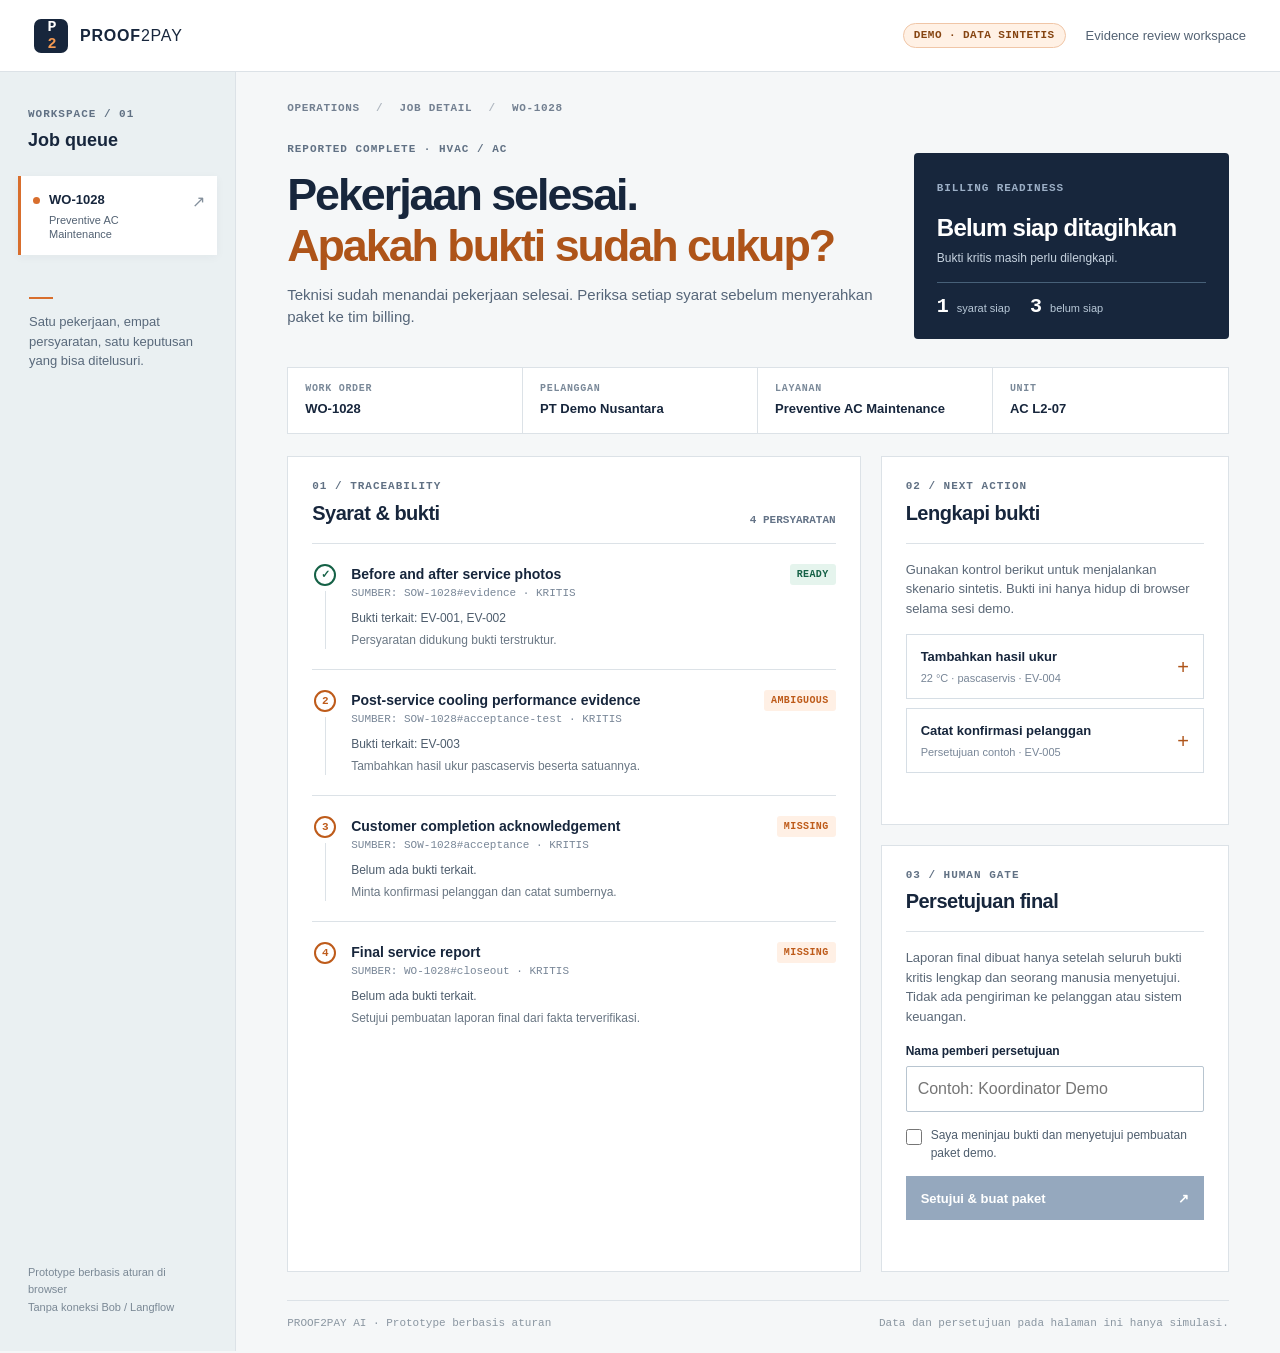
<file: app/index.html>
<!doctype html>
<html lang="id">
<head>
  <meta charset="utf-8">
  <meta name="viewport" content="width=device-width, initial-scale=1">
  <meta name="description" content="Proof2Pay AI — demo browser pemeriksaan bukti pekerjaan sebelum handoff penagihan.">
  <title>Proof2Pay — Evidence review</title>
  <link rel="icon" href="./favicon.svg" type="image/svg+xml">
  <link rel="stylesheet" href="./style.css">
  <script type="module" src="./main.mjs?v=20261002"></script>
</head>
<body>
  <a class="skip" href="#main">Lewati ke konten</a>
  <header class="topbar">
    <div class="brand"><span class="brand-mark" aria-hidden="true">P<span>2</span></span><span>PROOF<span class="brand-light">2PAY</span></span></div>
    <div class="top-meta"><span class="demo-pill">DEMO · DATA SINTETIS</span><span>Evidence review workspace</span></div>
  </header>
  <main id="main" class="shell">
    <aside class="sidebar" aria-label="Navigasi demo">
      <p class="eyebrow">WORKSPACE / 01</p>
      <h2>Job queue</h2>
      <div class="queue-card" aria-current="page"><span class="queue-dot"></span><span><strong>WO-1028</strong><small>Preventive AC Maintenance</small></span><span class="queue-arrow" aria-hidden="true">↗</span></div>
      <div class="side-note"><span class="note-line"></span><p>Satu pekerjaan, empat persyaratan, satu keputusan yang bisa ditelusuri.</p></div>
      <p class="side-foot">Prototype berbasis aturan di browser<br>Tanpa koneksi Bob / Langflow</p>
    </aside>
    <div class="content">
      <div class="breadcrumb">OPERATIONS <span>/</span> JOB DETAIL <span>/</span> WO-1028</div>
      <section class="hero" aria-labelledby="job-title">
        <div><p class="eyebrow">REPORTED COMPLETE · HVAC / AC</p><h1 id="job-title">Pekerjaan selesai.<br><em>Apakah bukti sudah cukup?</em></h1><p class="intro">Teknisi sudah menandai pekerjaan selesai. Periksa setiap syarat sebelum menyerahkan paket ke tim billing.</p></div>
        <div class="state-card"><span class="state-label">BILLING READINESS</span><strong id="state-name">Memuat…</strong><p id="state-explain"></p><div class="state-count"><span id="ready-count">–</span><small>syarat siap</small><span id="blocker-count">–</span><small>belum siap</small></div></div>
      </section>
      <section class="job-strip" aria-label="Informasi pekerjaan"><div><span>WORK ORDER</span><strong>WO-1028</strong></div><div><span>PELANGGAN</span><strong>PT Demo Nusantara</strong></div><div><span>LAYANAN</span><strong>Preventive AC Maintenance</strong></div><div><span>UNIT</span><strong>AC L2-07</strong></div></section>
      <div class="columns">
        <section class="panel evidence-panel" aria-labelledby="requirements-title"><div class="panel-head"><div><p class="eyebrow">01 / TRACEABILITY</p><h2 id="requirements-title">Syarat & bukti</h2></div><span id="requirement-summary" class="mini-count"></span></div><div id="requirements" class="requirement-list" aria-live="polite"></div></section>
        <div class="right-col"><section class="panel" aria-labelledby="action-title"><div class="panel-head"><div><p class="eyebrow">02 / NEXT ACTION</p><h2 id="action-title">Lengkapi bukti</h2></div></div><p class="helper">Gunakan kontrol berikut untuk menjalankan skenario sintetis. Bukti ini hanya hidup di browser selama sesi demo.</p><div class="action-stack"><button id="add-reading" type="button" class="action-button"><span><strong>Tambahkan hasil ukur</strong><small>22 °C · pascaservis · EV-004</small></span><span aria-hidden="true">+</span></button><button id="add-ack" type="button" class="action-button"><span><strong>Catat konfirmasi pelanggan</strong><small>Persetujuan contoh · EV-005</small></span><span aria-hidden="true">+</span></button></div><p id="action-feedback" class="feedback" role="status"></p></section>
        <section class="panel approval-panel" aria-labelledby="approval-title"><div class="panel-head"><div><p class="eyebrow">03 / HUMAN GATE</p><h2 id="approval-title">Persetujuan final</h2></div></div><p class="helper">Laporan final dibuat hanya setelah seluruh bukti kritis lengkap dan seorang manusia menyetujui. Tidak ada pengiriman ke pelanggan atau sistem keuangan.</p><label class="field-label" for="approver">Nama pemberi persetujuan</label><input id="approver" type="text" maxlength="80" autocomplete="name" placeholder="Contoh: Koordinator Demo"><label class="check-row"><input id="confirm" type="checkbox"><span>Saya meninjau bukti dan menyetujui pembuatan paket demo.</span></label><button id="finalize" class="primary-button" type="button">Setujui & buat paket <span aria-hidden="true">↗</span></button><p id="approval-feedback" class="feedback" role="status"></p><button id="download" class="text-button" type="button" hidden>Unduh paket JSON</button></section></div>
      </div>
      <footer><span>PROOF2PAY AI · Prototype berbasis aturan</span><span>Data dan persetujuan pada halaman ini hanya simulasi.</span></footer>
    </div>
  </main>
</body>
</html>
</file>
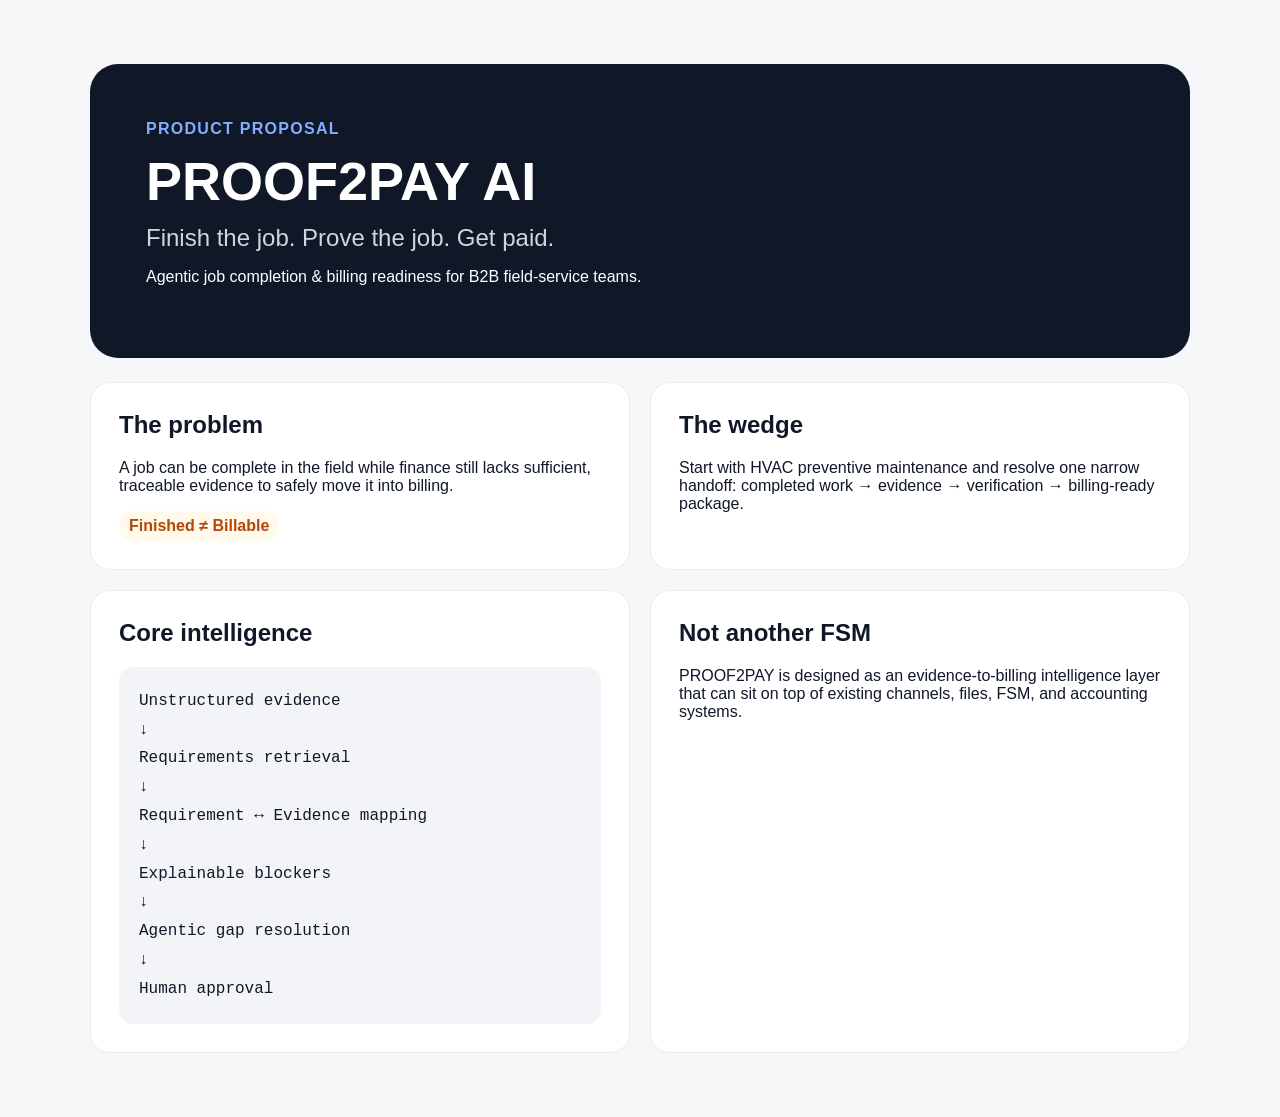
<file: executive_proposal.html>
<!doctype html><html><head><meta charset="utf-8"><title>PROOF2PAY AI - Executive Proposal</title><style>
body{font-family:Inter,Arial,sans-serif;margin:0;background:#f6f7f9;color:#101828}.wrap{max-width:1100px;margin:0 auto;padding:64px 32px}.hero{background:#101828;color:white;border-radius:28px;padding:56px}.eyebrow{color:#84adff;font-weight:700;letter-spacing:.08em}.hero h1{font-size:54px;margin:12px 0}.tag{font-size:24px;color:#d0d5dd}.grid{display:grid;grid-template-columns:1fr 1fr;gap:20px;margin-top:24px}.card{background:white;border:1px solid #eaecf0;border-radius:20px;padding:28px}h2{margin-top:0}.flow{font-family:ui-monospace,monospace;background:#f2f4f7;border-radius:14px;padding:20px;line-height:1.8}.pill{display:inline-block;background:#ecfdf3;color:#027a48;padding:6px 10px;border-radius:999px;font-weight:700}.warn{background:#fffaeb;color:#b54708}</style></head><body><div class="wrap"><section class="hero"><div class="eyebrow">PRODUCT PROPOSAL</div><h1>PROOF2PAY AI</h1><div class="tag">Finish the job. Prove the job. Get paid.</div><p>Agentic job completion & billing readiness for B2B field-service teams.</p></section><div class="grid"><section class="card"><h2>The problem</h2><p>A job can be complete in the field while finance still lacks sufficient, traceable evidence to safely move it into billing.</p><span class="pill warn">Finished ≠ Billable</span></section><section class="card"><h2>The wedge</h2><p>Start with HVAC preventive maintenance and resolve one narrow handoff: completed work → evidence → verification → billing-ready package.</p></section><section class="card"><h2>Core intelligence</h2><div class="flow">Unstructured evidence<br>↓<br>Requirements retrieval<br>↓<br>Requirement ↔ Evidence mapping<br>↓<br>Explainable blockers<br>↓<br>Agentic gap resolution<br>↓<br>Human approval</div></section><section class="card"><h2>Not another FSM</h2><p>PROOF2PAY is designed as an evidence-to-billing intelligence layer that can sit on top of existing channels, files, FSM, and accounting systems.</p></section></div></div></body></html>
</file>
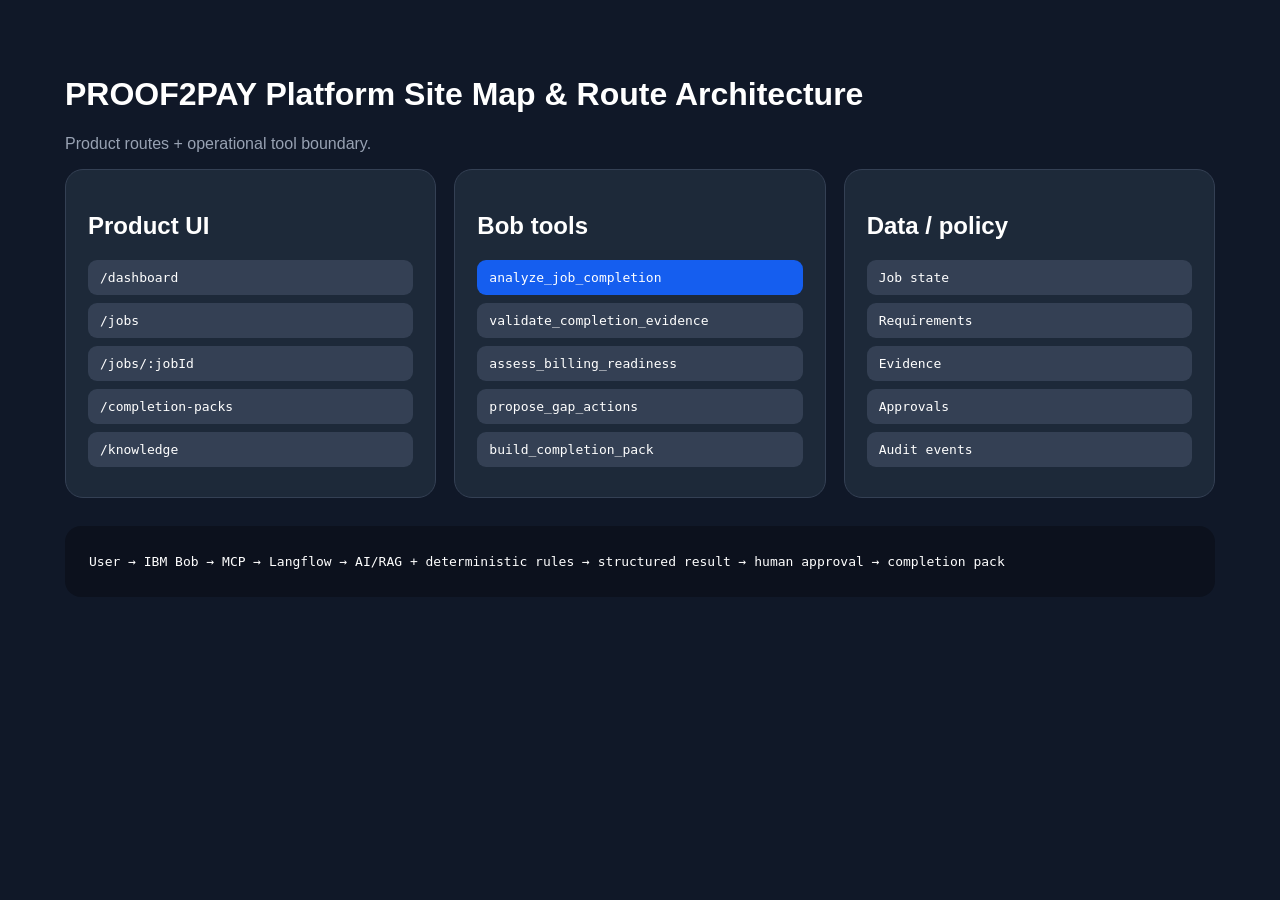
<file: platform_site_map_route_architecture.html>
<!doctype html><html><head><meta charset="utf-8"><title>PROOF2PAY - Platform Map</title><style>body{font-family:Arial,sans-serif;margin:0;background:#101828;color:#fff}.w{max-width:1150px;margin:auto;padding:55px}.sub{color:#98a2b3}.cols{display:grid;grid-template-columns:repeat(3,1fr);gap:18px}.card{background:#1d2939;border:1px solid #344054;border-radius:18px;padding:22px}.node{padding:10px 12px;margin:8px 0;background:#344054;border-radius:9px;font-family:monospace}.accent{background:#155eef}.footer{margin-top:28px;padding:24px;border-radius:16px;background:#0c111d;font-family:monospace;line-height:1.8}</style></head><body><div class="w"><h1>PROOF2PAY Platform Site Map & Route Architecture</h1><p class="sub">Product routes + operational tool boundary.</p><div class="cols"><div class="card"><h2>Product UI</h2><div class="node">/dashboard</div><div class="node">/jobs</div><div class="node">/jobs/:jobId</div><div class="node">/completion-packs</div><div class="node">/knowledge</div></div><div class="card"><h2>Bob tools</h2><div class="node accent">analyze_job_completion</div><div class="node">validate_completion_evidence</div><div class="node">assess_billing_readiness</div><div class="node">propose_gap_actions</div><div class="node">build_completion_pack</div></div><div class="card"><h2>Data / policy</h2><div class="node">Job state</div><div class="node">Requirements</div><div class="node">Evidence</div><div class="node">Approvals</div><div class="node">Audit events</div></div></div><div class="footer">User → IBM Bob → MCP → Langflow → AI/RAG + deterministic rules → structured result → human approval → completion pack</div></div></body></html>
</file>
<file: app/style.css>
:root{--ink:#17263c;--muted:#536273;--line:#dce2e7;--paper:#f5f7f8;--white:#fff;--orange:#be5b1a;--orange-bg:#fff0e5;--green:#156146;--green-bg:#e5f4ed;--blue:#234a77;--blue-bg:#eaf1f9}*{box-sizing:border-box}html{scroll-behavior:smooth}body{margin:0;background:var(--paper);color:var(--ink);font:16px/1.5 -apple-system,BlinkMacSystemFont,"Segoe UI",sans-serif}.skip{position:absolute;left:-999px;top:8px;background:#fff;padding:8px;z-index:10}.skip:focus{left:8px}button,input{font:inherit}button{cursor:pointer}button:disabled{cursor:not-allowed;opacity:.48}button:focus-visible,input:focus-visible,a:focus-visible{outline:3px solid #2475c4;outline-offset:3px}.topbar{height:72px;padding:0 34px;display:flex;align-items:center;justify-content:space-between;background:#fff;border-bottom:1px solid var(--line)}.brand{display:flex;align-items:center;gap:12px;font-size:16px;font-weight:800;letter-spacing:.05em}.brand-light{font-weight:500}.brand-mark{display:grid;place-items:center;width:34px;height:34px;background:var(--ink);color:#fff;border-radius:7px;font:800 15px/1 ui-monospace,SFMono-Regular,monospace;letter-spacing:-.15em}.brand-mark span{color:#f59a52}.top-meta{display:flex;align-items:center;gap:20px;color:var(--muted);font-size:13px}.demo-pill{color:#864512;background:#fff1e5;border:1px solid #f0c6a7;border-radius:99px;padding:6px 10px;font:700 11px/1 ui-monospace,SFMono-Regular,monospace;letter-spacing:.04em}.shell{display:grid;grid-template-columns:236px minmax(0,1fr);min-height:calc(100vh - 72px)}.sidebar{background:#eaf0f2;border-right:1px solid var(--line);padding:35px 18px;display:flex;flex-direction:column}.sidebar h2{font-size:18px;margin:5px 10px 22px}.eyebrow{font:700 11px/1.4 ui-monospace,SFMono-Regular,monospace;letter-spacing:.09em;color:#617184;margin:0}.sidebar>.eyebrow{margin-left:10px}.queue-card{background:#fff;border-left:3px solid #d86e2d;box-shadow:0 2px 9px #18304b0b;padding:14px 12px;display:flex;gap:9px;align-items:flex-start}.queue-card strong,.queue-card small{display:block}.queue-card strong{font-size:13px}.queue-card small{font-size:11px;color:var(--muted);line-height:1.3;margin-top:3px}.queue-dot{width:7px;height:7px;background:#d86e2d;border-radius:50%;margin-top:7px;flex:none}.queue-arrow{margin-left:auto;color:#84909c}.side-note{margin-top:42px;padding:0 11px;color:#59697b;font-size:13px}.side-note p{margin:13px 0}.note-line{display:block;width:24px;height:2px;background:#d86e2d}.side-foot{margin:auto 10px 0;color:#7a8895;font-size:11px;line-height:1.6}.content{padding:30px clamp(20px,4vw,64px) 22px;max-width:1580px;width:100%}.breadcrumb{font:700 11px ui-monospace,SFMono-Regular,monospace;color:#738091;letter-spacing:.06em;margin-bottom:28px}.breadcrumb span{color:#afb7c0;margin:0 9px}.hero{display:grid;grid-template-columns:minmax(0,1fr) 315px;gap:30px;align-items:end}.hero h1{font-size:clamp(31px,3.5vw,51px);line-height:1.13;letter-spacing:-.045em;margin:12px 0 13px;font-weight:750}.hero h1 em{font-style:normal;color:#ae5419}.intro{max-width:630px;color:#566679;margin:0 0 10px;font-size:15px}.state-card{background:var(--ink);color:#fff;padding:21px 23px;min-height:184px;border-radius:4px}.state-label{font:700 11px ui-monospace,SFMono-Regular,monospace;color:#9cafc6;letter-spacing:.08em}.state-card strong{display:block;font-size:24px;margin-top:12px;letter-spacing:-.03em}.state-card p{font-size:12px;color:#c6d2df;margin:3px 0 15px}.state-count{border-top:1px solid #476078;padding-top:12px;display:flex;align-items:baseline;gap:8px}.state-count span{font:700 20px ui-monospace,SFMono-Regular,monospace}.state-count small{font-size:11px;color:#b9c9d8;margin-right:12px}.job-strip{display:grid;grid-template-columns:repeat(4,1fr);border:1px solid var(--line);background:#fff;margin:28px 0 22px}.job-strip div{padding:15px 17px;border-right:1px solid var(--line);min-width:0}.job-strip div:last-child{border:0}.job-strip span,.job-strip strong{display:block}.job-strip span{font:700 10px ui-monospace,SFMono-Regular,monospace;color:#7a8999;letter-spacing:.07em}.job-strip strong{font-size:13px;margin-top:5px;white-space:nowrap;overflow:hidden;text-overflow:ellipsis}.columns{display:grid;grid-template-columns:minmax(0,1.4fr) minmax(300px,.85fr);gap:20px}.right-col{display:grid;gap:20px;align-content:start}.panel{background:#fff;border:1px solid var(--line);padding:22px 24px}.panel-head{display:flex;justify-content:space-between;align-items:flex-end;gap:12px;padding-bottom:17px;border-bottom:1px solid var(--line)}.panel h2{font-size:20px;letter-spacing:-.025em;line-height:1.25;margin:6px 0 0}.mini-count{font:600 11px ui-monospace,SFMono-Regular,monospace;color:#647387}.requirement{display:grid;grid-template-columns:26px minmax(0,1fr) auto;column-gap:13px;padding:20px 0;border-bottom:1px solid var(--line)}.requirement:last-child{border:0;padding-bottom:0}.rail{display:flex;flex-direction:column;align-items:center}.rail-circle{width:22px;height:22px;border:2px solid currentColor;border-radius:50%;display:grid;place-items:center;font:700 11px ui-monospace,SFMono-Regular,monospace}.rail-stem{width:1px;background:var(--line);flex:1;min-height:45px;margin-top:5px}.requirement:last-child .rail-stem{display:none}.req-title{font-size:14px;font-weight:700;margin:0}.req-source{display:block;font:11px ui-monospace,SFMono-Regular,monospace;color:#788697;margin-top:2px}.req-proof{color:#4e5d6d;font-size:12px;margin:10px 0 4px}.req-next{font-size:12px;color:#6a7784;margin:0}.status{font:700 10px ui-monospace,SFMono-Regular,monospace;letter-spacing:.04em;padding:5px 7px;border-radius:3px;height:max-content;white-space:nowrap}.ready{color:var(--green);background:var(--green-bg)}.missing,.ambiguous,.incomplete{color:var(--orange);background:var(--orange-bg)}.human-review{color:var(--blue);background:var(--blue-bg)}.rail-ready{color:var(--green)}.rail-missing,.rail-ambiguous,.rail-incomplete{color:var(--orange)}.rail-human-review{color:var(--blue)}.helper{color:#5b6877;font-size:13px;margin:16px 0}.action-stack{display:grid;gap:9px}.action-button{width:100%;display:flex;justify-content:space-between;align-items:center;text-align:left;border:1px solid #d6dee5;background:#fff;padding:12px 14px;min-height:64px;color:var(--ink);transition:border-color .18s,background .18s}.action-button:hover:not(:disabled){border-color:#5d7c9a;background:#f5f9fc}.action-button strong,.action-button small{display:block}.action-button strong{font-size:13px}.action-button small{color:#788697;font-size:11px;margin-top:3px}.action-button>span:last-child{font-size:20px;color:#ae5419}.feedback{min-height:19px;color:#375a78;font-size:12px;margin:10px 0 0}.field-label{display:block;font-size:12px;font-weight:700;margin:16px 0 6px}.approval-panel input[type=text]{width:100%;padding:10px 11px;border:1px solid #b8c5d0;border-radius:2px;color:var(--ink);background:#fff}.check-row{display:flex;gap:9px;align-items:flex-start;margin:14px 0;font-size:12px;color:#4e5d6d}.check-row input{margin:3px 0 0;accent-color:#183c66;width:16px;height:16px;flex:none}.primary-button{width:100%;background:#244c78;border:1px solid #244c78;color:white;min-height:44px;padding:11px 14px;font-weight:700;font-size:13px;display:flex;justify-content:space-between;align-items:center;transition:background .18s}.primary-button:hover:not(:disabled){background:#183b64}.text-button{border:0;background:none;color:#184f83;padding:5px 0;font-weight:700;text-decoration:underline;text-underline-offset:3px;font-size:12px}footer{display:flex;justify-content:space-between;gap:10px;border-top:1px solid var(--line);color:#8a96a1;font:11px ui-monospace,SFMono-Regular,monospace;padding-top:16px;margin-top:28px}@media(max-width:1050px){.shell{grid-template-columns:1fr}.sidebar{display:none}.content{padding:24px}.columns{grid-template-columns:1fr 1fr}.hero{grid-template-columns:1fr 280px}}@media(max-width:750px){.topbar{padding:0 18px}.top-meta>span:last-child{display:none}.content{padding:20px 15px}.breadcrumb{margin-bottom:20px}.hero,.columns{grid-template-columns:1fr}.hero{gap:16px}.hero h1{font-size:34px}.job-strip{grid-template-columns:1fr 1fr}.job-strip div:nth-child(2){border-right:0}.job-strip div:nth-child(-n+2){border-bottom:1px solid var(--line)}.panel{padding:18px}.requirement{grid-template-columns:24px minmax(0,1fr);row-gap:6px}.status{grid-column:2;grid-row:2;justify-self:start}footer{display:block}footer span{display:block;margin-bottom:6px}}@media(prefers-reduced-motion:reduce){html{scroll-behavior:auto}*{transition:none!important}}
</file>
